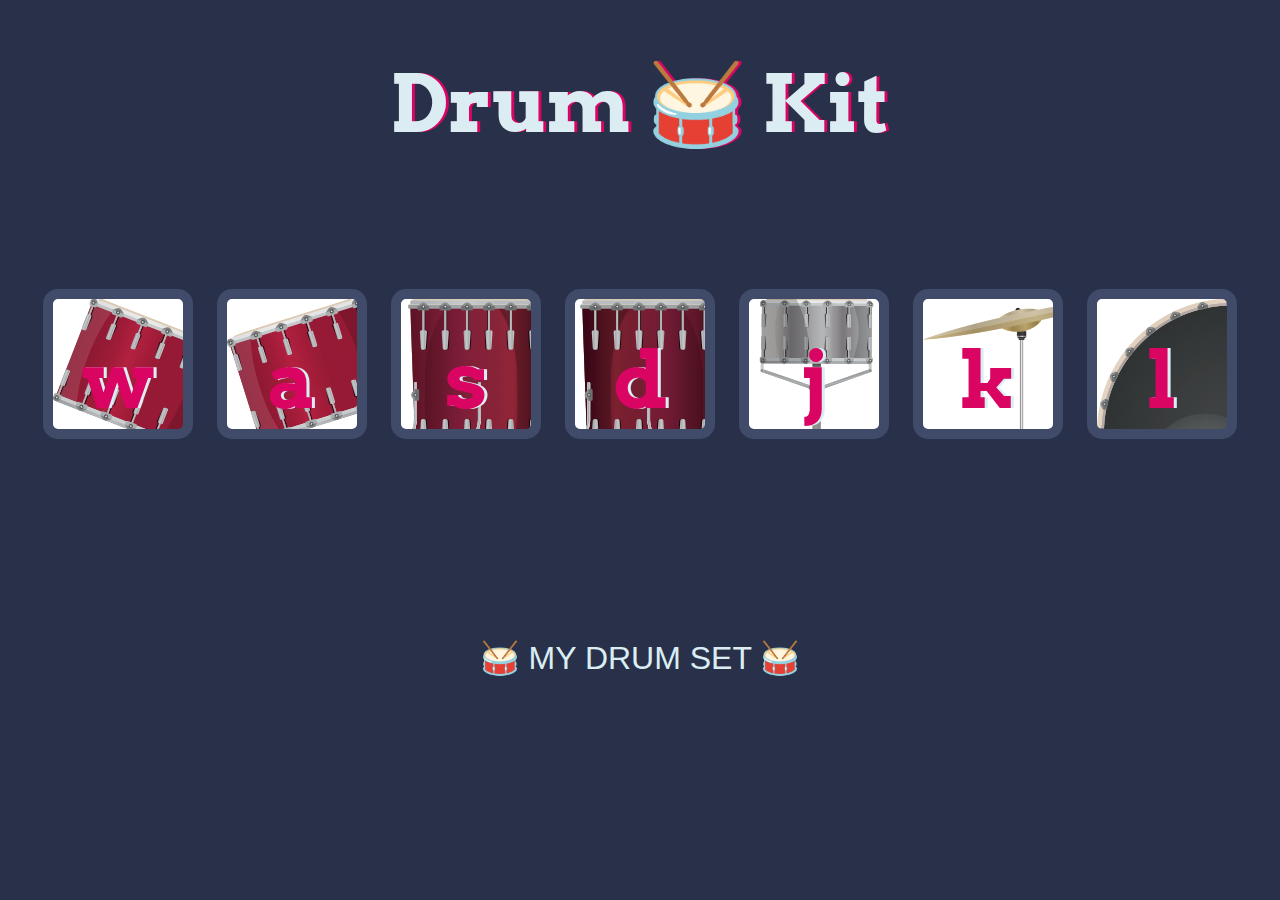
<file: Drum Set Kit/index.html>
<!DOCTYPE html>
<html lang="en" dir="ltr">

<head>
  <meta charset="utf-8">
  <title>Drum Kit</title>
  <link rel="stylesheet" href="styles.css">
  <link href="https://fonts.googleapis.com/css?family=Arvo" rel="stylesheet">
</head>

<body>

  <h1 id="title">Drum 🥁 Kit</h1>
  <div class="set">
    <button class="w drum">w</button>
    <button class="a drum">a</button>
    <button class="s drum">s</button>
    <button class="d drum">d</button>
    <button class="j drum">j</button>
    <button class="k drum">k</button>
    <button class="l drum">l</button>
  </div>
  <script src="index.js" charset="utf-8"></script>


  <footer>
    🥁 MY DRUM SET 🥁
  </footer>
</body>

</html>
</file>
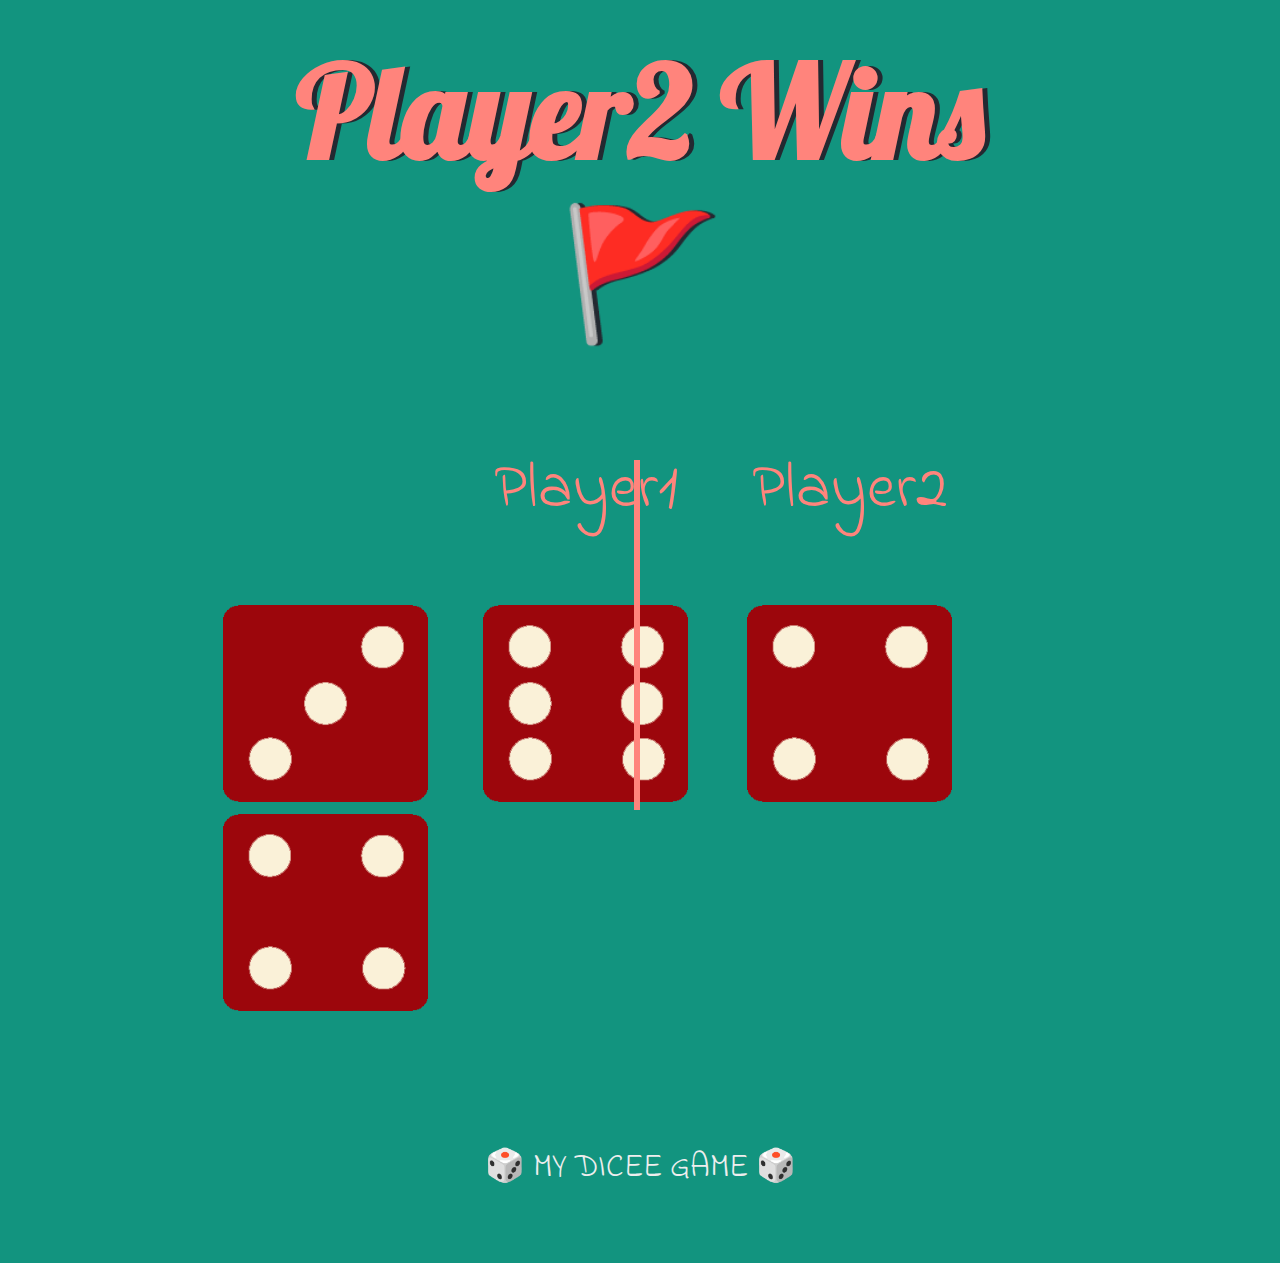
<file: Simle Dicee Game/dicee.html>
<!DOCTYPE html>
<html lang="en" dir="ltr">
  <head>
    <meta charset="utf-8">
    <title>Dicee</title>
    <link rel="stylesheet" href="styles.css">
    <link href="https://fonts.googleapis.com/css?family=Indie+Flower|Lobster" rel="stylesheet">

  </head>
  <body>

    <div class="container">
      <h1>Refresh Me</h1>
      <!-- PLAYER1 -->
      <div class="dice">

        <img class="img1" src="images\dice6.png">
      </div>
      <div class="dice">
        <p>Player1</p>
        <img class="img1" src="images\dice6.png">
      </div>

      <div class = "dice">
        <div class="vertical">

        </div>
      </div>


      <!-- PLAYER2   -->
      <div class="dice">
        <p>Player2</p>
        <img class="img2" src="images\dice6.png">
      </div>
      <div class="dice">

        <img class="img2" src="images\dice6.png">
      </div>
    </div>
    <script src="index.js" charset="utf-8"></script>

  </body>

  <footer>
     🎲 MY DICEE GAME 🎲
  </footer>
</html>
</file>
<file: Drum Set Kit/styles.css>
body {
  text-align: center;
  background-color: #283149;
}

h1 {
  font-size: 5rem;
  color: #DBEDF3;
  font-family: "Arvo", cursive;
  text-shadow: 3px 0 #DA0463;

}

footer {
  color: #DBEDF3;
  font-family: sans-serif;
}

.w {
  background-image: url("images/tom1.png");
}

.a {
  background-image: url("images/tom2.png");
}

.s {
  background-image: url("images/tom3.png");
}

.d {
  background-image: url("images/tom4.png");
}

.j {
  background-image: url("images/snare.png");
}

.k {
  background-image: url("images/crash.png");
}

.l {
  background-image: url("images/kick.png");
}

.set {
  margin: 10% auto;
}

.game-over {
  background-color: red;
  opacity: 0.8;
}

.pressed {
  box-shadow: 0 3px 4px 0 #DBEDF3;
  opacity: 0.5;
}

.red {
  color: red;
}

.drum {
  outline: none;
  border: 10px solid #404B69;
  font-size: 5rem;
  font-family: 'Arvo', cursive;
  line-height: 2;
  font-weight: 900;
  color: #DA0463;
  text-shadow: 3px 0 #DBEDF3;
  border-radius: 15px;
  display: inline-block;
  width: 150px;
  height: 150px;
  text-align: center;
  margin: 10px;
  background-color: white;
}

footer{
  padding: 5%;
  font-size: 2rem;
}
</file>
<file: Simle Dicee Game/styles.css>
.container {
  width: 70%;
  margin: auto;

}

.dice {
  text-align: center;
  display: inline-block;

}

body {
  background-color: #12947f;
}

h1 {
  text-align: center;
  margin: 30px;
  font-family: 'Lobster', cursive;
  text-shadow: 5px 0 #232931;
  font-size: 8rem;
  color: #ff847c;
}

p {
  font-size: 4rem;
  color: #ff847c;
  font-family: 'Indie Flower', cursive;
}

.vertical {
  border-left: 6px solid #ff847c;
  height: 350px;
  position:absolute;
  left: 49.5%;
  bottom: 10%;

}

img {
  width: 80%;
}

footer {
  margin-top: 5%;
  font-size: 2rem;
  color: #EEEEEE;
  text-align: center;
  font-family: 'Indie Flower', cursive;
  padding: 5%;

}
</file>
